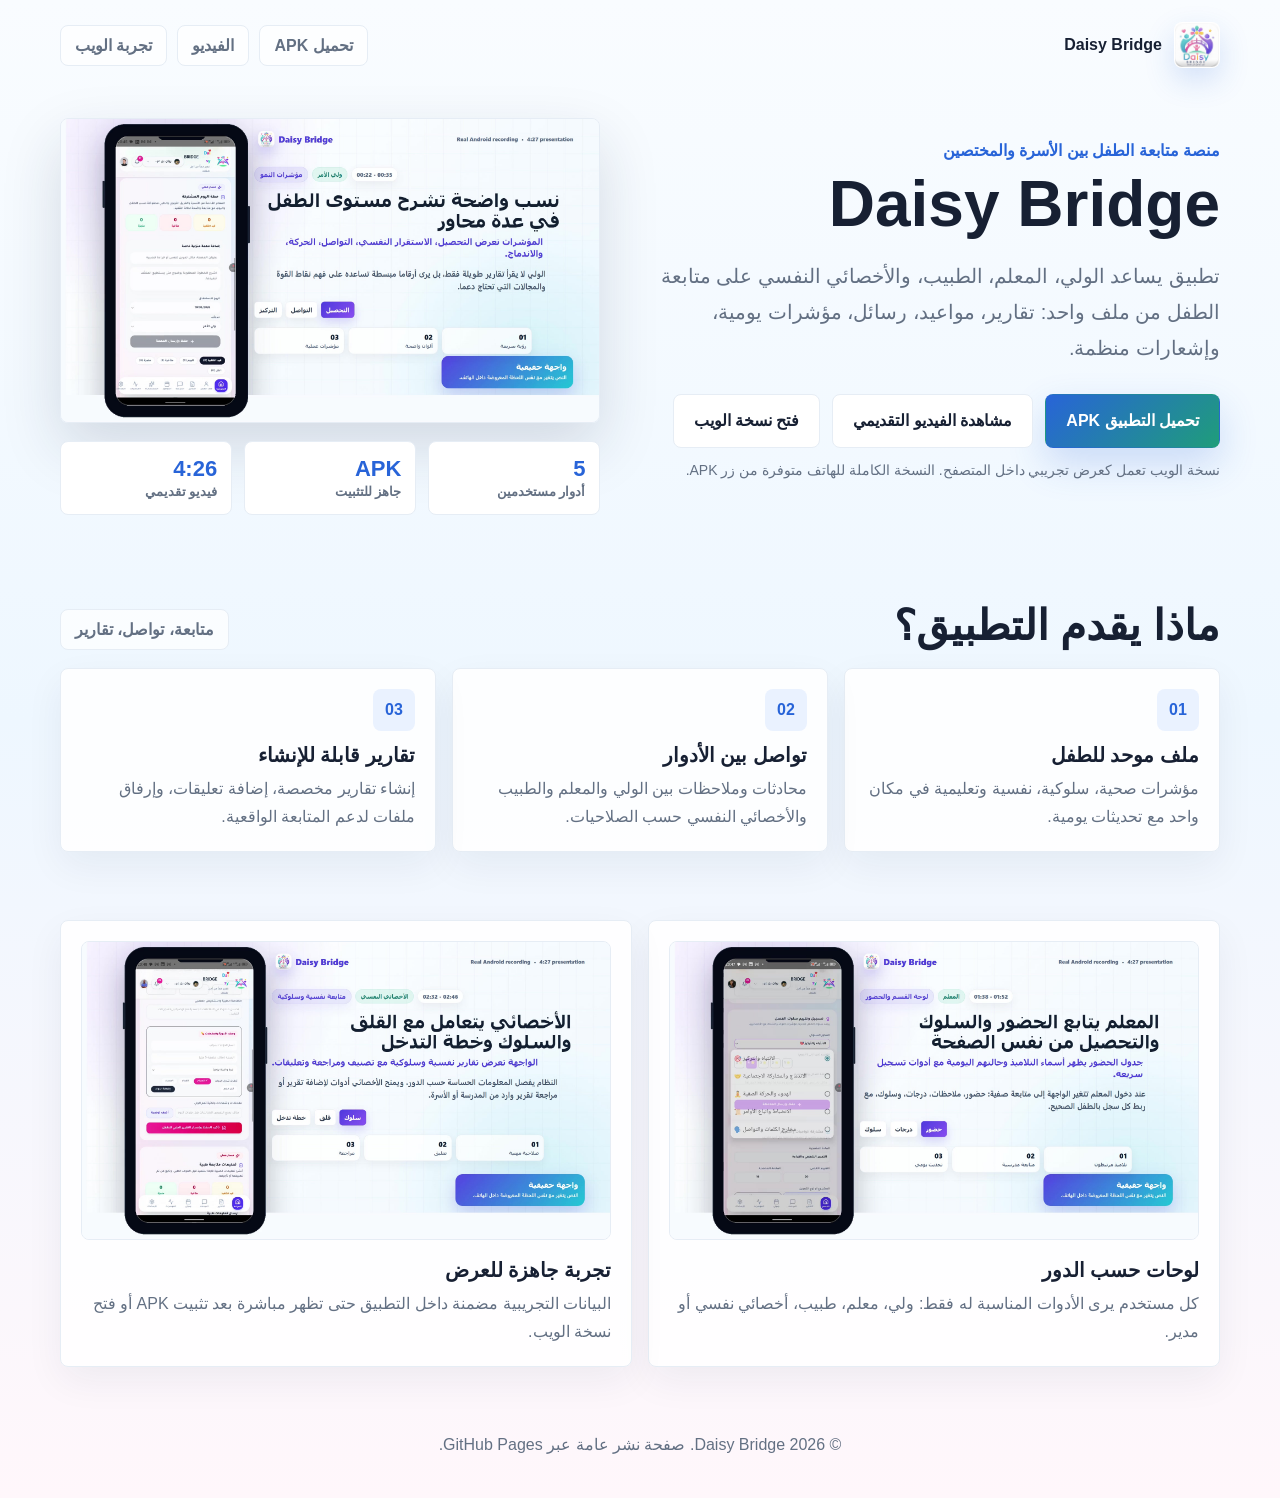
<file: index.html>
﻿<!doctype html>
<html lang="ar" dir="rtl">
<head>
  <meta charset="utf-8" />
  <meta name="viewport" content="width=device-width, initial-scale=1" />
  <title>Daisy Bridge | تحميل التطبيق</title>
  <meta name="description" content="Daisy Bridge: منصة عربية تربط الولي، المعلم، الطبيب والأخصائي النفسي حول ملف رقمي موحد للطفل." />
  <link rel="stylesheet" href="assets/site.css" />
</head>
<body>
  <main class="shell">
    <nav class="nav">
      <a class="brand" href="./"><img class="logo" src="assets/daisy-bridge-logo.jpeg" alt="Daisy Bridge" /><span>Daisy Bridge</span></a>
      <div class="nav-links">
        <a href="downloads/Daisy-Bridge.apk">تحميل APK</a>
        <a href="video/">الفيديو</a>
        <a href="app/">تجربة الويب</a>
      </div>
    </nav>

    <section class="hero">
      <div>
        <p class="eyebrow">منصة متابعة الطفل بين الأسرة والمختصين</p>
        <h1>Daisy Bridge</h1>
        <p class="lead">تطبيق يساعد الولي، المعلم، الطبيب، والأخصائي النفسي على متابعة الطفل من ملف واحد: تقارير، مواعيد، رسائل، مؤشرات يومية، وإشعارات منظمة.</p>
        <div class="actions">
          <a class="btn primary" href="downloads/Daisy-Bridge.apk">تحميل التطبيق APK</a>
          <a class="btn secondary" href="video/">مشاهدة الفيديو التقديمي</a>
          <a class="btn secondary" href="app/">فتح نسخة الويب</a>
        </div>
        <p class="note">نسخة الويب تعمل كعرض تجريبي داخل المتصفح. النسخة الكاملة للهاتف متوفرة من زر APK.</p>
      </div>
      <div class="hero-media">
        <img class="preview" src="assets/daisybridge-preview.jpg" alt="عرض Daisy Bridge" />
        <div class="stats">
          <div class="stat"><strong>5</strong><span>أدوار مستخدمين</span></div>
          <div class="stat"><strong>APK</strong><span>جاهز للتثبيت</span></div>
          <div class="stat"><strong>4:26</strong><span>فيديو تقديمي</span></div>
        </div>
      </div>
    </section>

    <section class="section">
      <div class="section-head">
        <h2>ماذا يقدم التطبيق؟</h2>
        <span class="chip">متابعة، تواصل، تقارير</span>
      </div>
      <div class="grid">
        <article class="card"><div class="icon">01</div><h3>ملف موحد للطفل</h3><p>مؤشرات صحية، سلوكية، نفسية وتعليمية في مكان واحد مع تحديثات يومية.</p></article>
        <article class="card"><div class="icon">02</div><h3>تواصل بين الأدوار</h3><p>محادثات وملاحظات بين الولي والمعلم والطبيب والأخصائي النفسي حسب الصلاحيات.</p></article>
        <article class="card"><div class="icon">03</div><h3>تقارير قابلة للإنشاء</h3><p>إنشاء تقارير مخصصة، إضافة تعليقات، وإرفاق ملفات لدعم المتابعة الواقعية.</p></article>
      </div>
    </section>

    <section class="section split">
      <article class="card">
        <img src="assets/daisybridge-teacher.jpg" alt="واجهة المعلم" />
        <h3>لوحات حسب الدور</h3>
        <p>كل مستخدم يرى الأدوات المناسبة له فقط: ولي، معلم، طبيب، أخصائي نفسي أو مدير.</p>
      </article>
      <article class="card">
        <img src="assets/daisybridge-report.jpg" alt="واجهة التقارير" />
        <h3>تجربة جاهزة للعرض</h3>
        <p>البيانات التجريبية مضمنة داخل التطبيق حتى تظهر مباشرة بعد تثبيت APK أو فتح نسخة الويب.</p>
      </article>
    </section>
  </main>
  <footer class="footer shell">© 2026 Daisy Bridge. صفحة نشر عامة عبر GitHub Pages.</footer>
</body>
</html>
</file>
<file: assets/site.css>
﻿:root {
  --ink: #172033;
  --muted: #637083;
  --blue: #2864d8;
  --blue-soft: #eaf2ff;
  --pink: #e85d9f;
  --green: #1f9d7a;
  --surface: #ffffff;
  --line: #e6edf5;
  --bg: #f7fbff;
}
* { box-sizing: border-box; }
html { scroll-behavior: smooth; }
body {
  margin: 0;
  font-family: "Segoe UI", Tahoma, Arial, sans-serif;
  color: var(--ink);
  background: linear-gradient(180deg, #f9fcff 0%, #eef7ff 48%, #fff7fb 100%);
  direction: rtl;
}
a { color: inherit; text-decoration: none; }
.shell { width: min(1160px, calc(100% - 40px)); margin: 0 auto; }
.nav {
  display: flex; align-items: center; justify-content: space-between;
  padding: 22px 0;
}
.brand { display: flex; align-items: center; gap: 12px; font-weight: 900; }
.logo {
  width: 46px; height: 46px; border-radius: 8px;
  object-fit: cover; display: block;
  background: #fff; box-shadow: 0 12px 30px rgba(40,100,216,.18);
  border: 1px solid rgba(255,255,255,.86);
}
.nav-links { display: flex; gap: 10px; align-items: center; flex-wrap: wrap; }
.nav-links a, .chip {
  border: 1px solid var(--line); background: rgba(255,255,255,.72);
  padding: 10px 14px; border-radius: 8px; color: var(--muted); font-weight: 700;
}
.hero {
  display: grid; grid-template-columns: 1.04fr .96fr; gap: 34px; align-items: center;
  padding: 28px 0 52px;
}
.eyebrow { color: var(--blue); font-weight: 900; margin: 0 0 12px; }
h1 { margin: 0; font-size: clamp(38px, 5vw, 72px); line-height: 1.02; letter-spacing: 0; }
.lead { color: var(--muted); font-size: 20px; line-height: 1.8; margin: 20px 0 28px; }
.actions { display: flex; gap: 12px; flex-wrap: wrap; }
.btn {
  min-height: 54px; padding: 15px 20px; border-radius: 8px;
  display: inline-flex; align-items: center; justify-content: center; gap: 10px;
  font-weight: 900; border: 1px solid transparent;
}
.btn.primary { color: #fff; background: linear-gradient(135deg, var(--blue), #1f9d7a); box-shadow: 0 16px 38px rgba(40,100,216,.2); }
.btn.secondary { background: #fff; border-color: var(--line); color: var(--ink); }
.hero-media { position: relative; }
.preview {
  width: 100%; display: block; border-radius: 8px; border: 1px solid var(--line);
  box-shadow: 0 24px 60px rgba(24, 38, 64, .15);
}
.stats { display: grid; grid-template-columns: repeat(3, 1fr); gap: 12px; margin-top: 18px; }
.stat { background: #fff; border: 1px solid var(--line); border-radius: 8px; padding: 14px; }
.stat strong { display: block; font-size: 22px; color: var(--blue); }
.stat span { color: var(--muted); font-weight: 700; font-size: 13px; }
.section { padding: 34px 0; }
.section-head { display: flex; justify-content: space-between; gap: 20px; align-items: end; margin-bottom: 18px; }
h2 { margin: 0; font-size: clamp(28px, 3.6vw, 42px); }
.grid { display: grid; grid-template-columns: repeat(3, 1fr); gap: 16px; }
.card { background: rgba(255,255,255,.9); border: 1px solid var(--line); border-radius: 8px; padding: 20px; box-shadow: 0 14px 38px rgba(24, 38, 64, .06); }
.card img { width: 100%; border-radius: 8px; border: 1px solid var(--line); margin-bottom: 14px; }
.icon { width: 42px; height: 42px; display: grid; place-items: center; border-radius: 8px; margin-bottom: 12px; background: var(--blue-soft); color: var(--blue); font-weight: 900; }
.card h3 { margin: 0 0 8px; font-size: 20px; }
.card p { margin: 0; color: var(--muted); line-height: 1.75; }
.split { display: grid; grid-template-columns: 1fr 1fr; gap: 16px; }
.video-box { background: #fff; border: 1px solid var(--line); border-radius: 8px; padding: 12px; box-shadow: 0 20px 50px rgba(24,38,64,.09); }
video { width: 100%; border-radius: 8px; display: block; background: #111827; }
.footer { padding: 34px 0 44px; color: var(--muted); text-align: center; }
.note { margin-top: 14px; color: var(--muted); font-size: 14px; }
@media (max-width: 860px) {
  .hero, .split { grid-template-columns: 1fr; }
  .grid { grid-template-columns: 1fr; }
  .section-head { display: block; }
  .stats { grid-template-columns: 1fr; }
}
</file>
